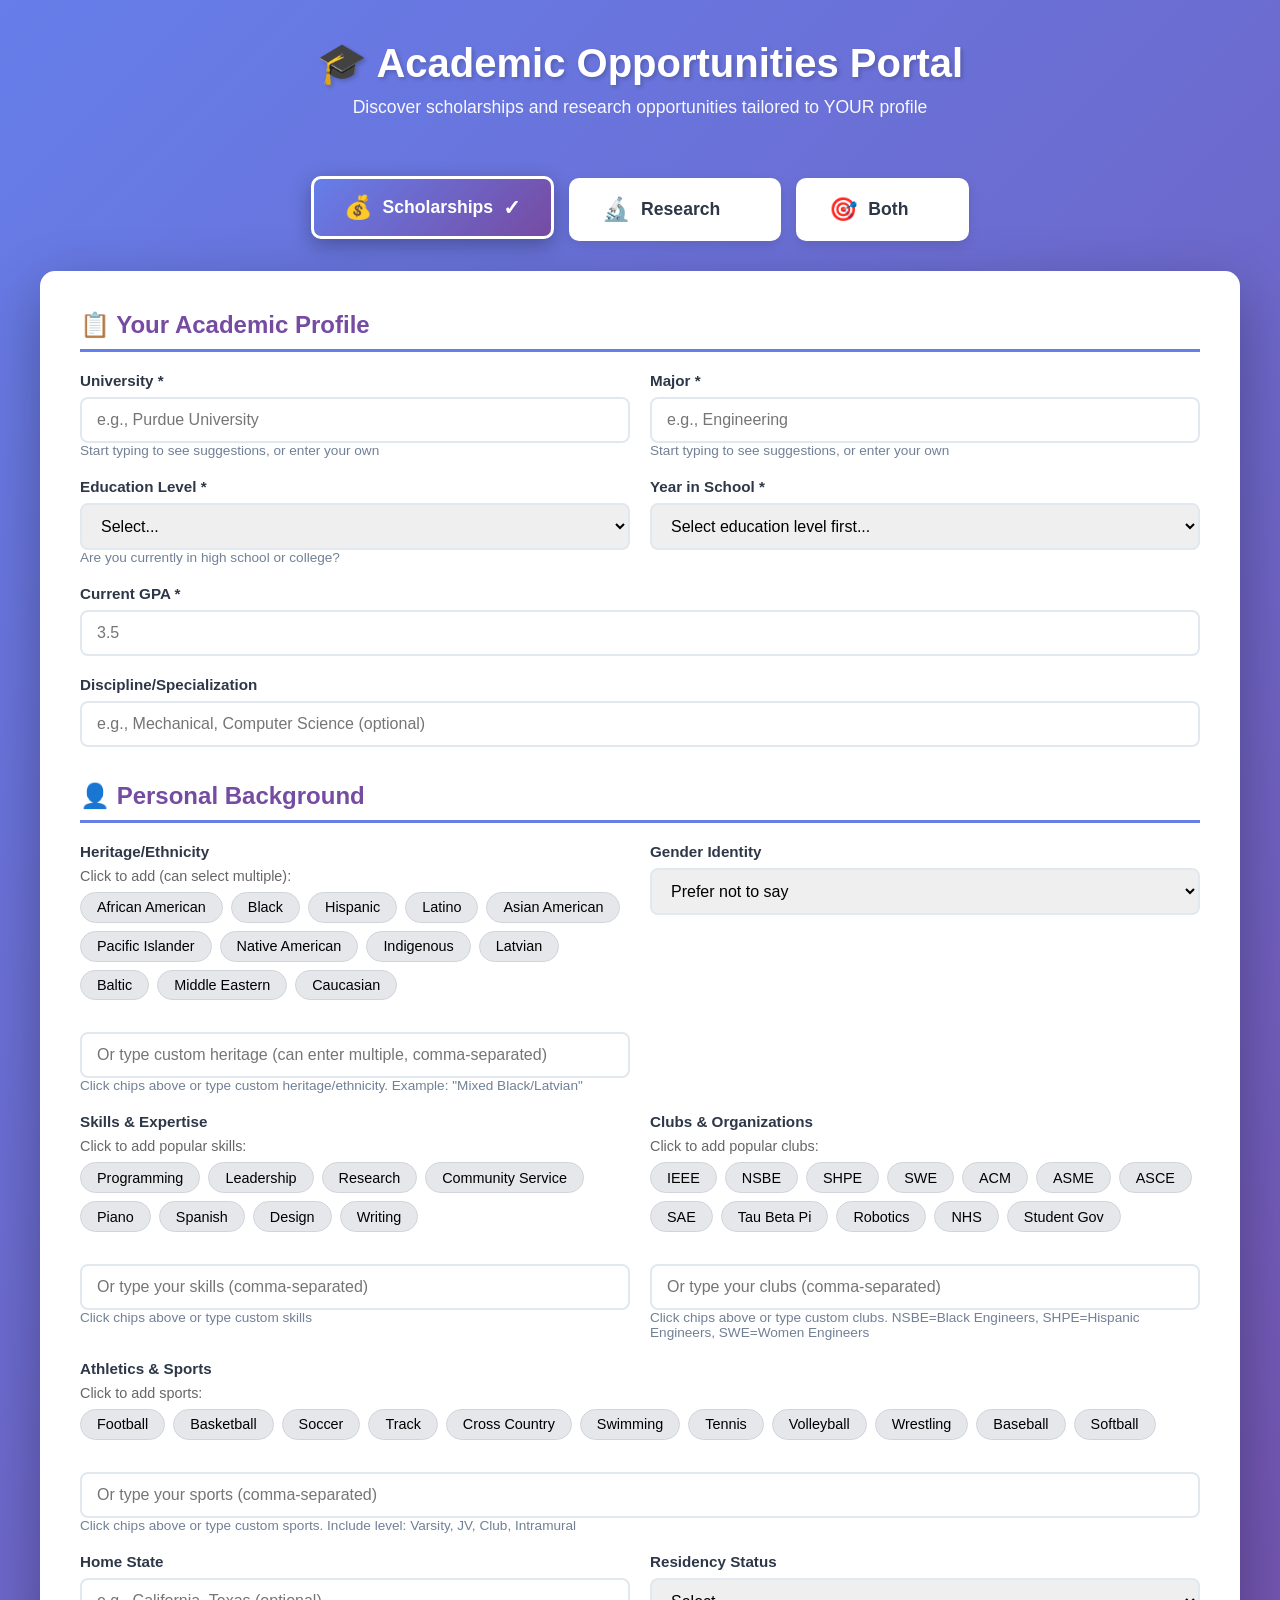
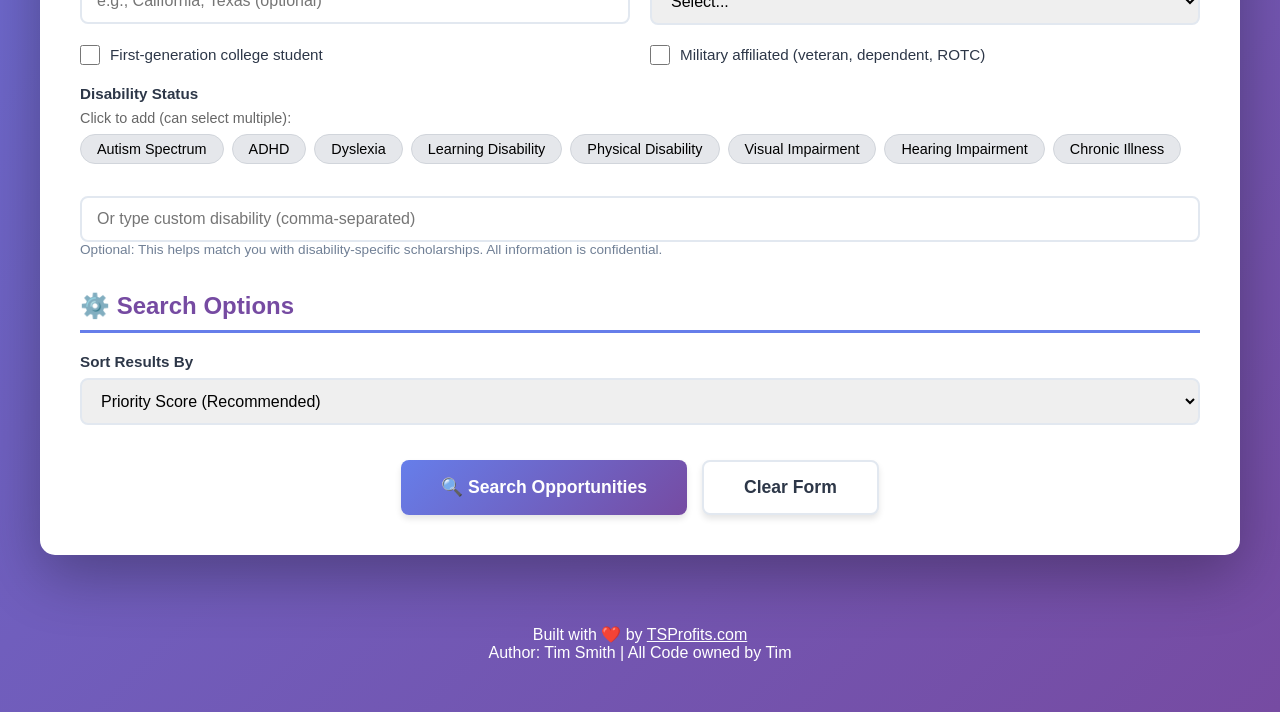
<file: index.html>
<!DOCTYPE html>
<html lang="en">
<head>
    <!-- Author: Tim Smith -->
    <!-- Note: All Code owned by Tim -->
    <meta charset="UTF-8">
    <meta name="viewport" content="width=device-width, initial-scale=1.0">
    <title>Scholarship Research Tool - TSProfits.com</title>
    <link rel="stylesheet" href="styles.css">
</head>
<body>
    <div class="container">
        <header>
            <h1>🎓 Academic Opportunities Portal</h1>
            <p class="subtitle">Discover scholarships and research opportunities tailored to YOUR profile</p>
        </header>

        <div class="tab-navigation">
            <button type="button" class="tab-btn active" data-type="scholarships" onclick="switchTab('scholarships')">
                <span class="tab-icon">💰</span>
                <span class="tab-text">Scholarships</span>
                <span class="tab-check">✓</span>
            </button>
            <button type="button" class="tab-btn" data-type="research" onclick="switchTab('research')">
                <span class="tab-icon">🔬</span>
                <span class="tab-text">Research</span>
                <span class="tab-check">✓</span>
            </button>
            <button type="button" class="tab-btn" data-type="both" onclick="switchTab('both')">
                <span class="tab-icon">🎯</span>
                <span class="tab-text">Both</span>
                <span class="tab-check">✓</span>
            </button>
        </div>

        <div class="form-card">
            <form id="scholarshipForm">
                <div class="section">
                    <h2>📋 Your Academic Profile</h2>

                    <div class="form-row">
                        <div class="form-group">
                            <label for="university">University *</label>
                            <input type="text" id="university" name="university" list="universityList"
                                   placeholder="e.g., Purdue University" required>
                            <datalist id="universityList">
                                <option value="Purdue University">
                                <option value="MIT">
                                <option value="Stanford University">
                                <option value="UC Berkeley">
                                <option value="UCLA">
                                <option value="University of Michigan">
                                <option value="Georgia Tech">
                                <option value="Carnegie Mellon University">
                                <option value="University of Texas at Austin">
                                <option value="University of Illinois Urbana-Champaign">
                                <option value="Cornell University">
                                <option value="Caltech">
                                <option value="Princeton University">
                                <option value="Harvard University">
                                <option value="Columbia University">
                            </datalist>
                            <small style="color: #718096; font-size: 0.85em;">Start typing to see suggestions, or enter your own</small>
                        </div>

                        <div class="form-group">
                            <label for="major">Major *</label>
                            <input type="text" id="major" name="major" list="majorList"
                                   placeholder="e.g., Engineering" required>
                            <datalist id="majorList">
                                <option value="Engineering">
                                <option value="Mechanical Engineering">
                                <option value="Electrical Engineering">
                                <option value="Computer Engineering">
                                <option value="Civil Engineering">
                                <option value="Chemical Engineering">
                                <option value="Computer Science">
                                <option value="Pre-Med">
                                <option value="Biology">
                                <option value="Chemistry">
                                <option value="Physics">
                                <option value="Mathematics">
                                <option value="Business">
                                <option value="Accounting">
                                <option value="Finance">
                                <option value="Nursing">
                                <option value="Psychology">
                                <option value="Political Science">
                                <option value="History">
                                <option value="English">
                            </datalist>
                            <small style="color: #718096; font-size: 0.85em;">Start typing to see suggestions, or enter your own</small>
                        </div>
                    </div>

                    <div class="form-row">
                        <div class="form-group">
                            <label for="education_level">Education Level *</label>
                            <select id="education_level" name="education_level" required>
                                <option value="">Select...</option>
                                <option value="High School">High School</option>
                                <option value="College">College/University</option>
                            </select>
                            <small style="color: #718096; font-size: 0.85em;">Are you currently in high school or college?</small>
                        </div>

                        <div class="form-group">
                            <label for="year">Year in School *</label>
                            <select id="year" name="year" required>
                                <option value="">Select education level first...</option>
                                <option value="High School Senior" data-level="High School">High School Senior</option>
                                <option value="Freshman" data-level="College">College Freshman</option>
                                <option value="Sophomore" data-level="College">College Sophomore</option>
                                <option value="Junior" data-level="College">College Junior</option>
                                <option value="Senior" data-level="College">College Senior</option>
                                <option value="Graduate" data-level="College">Graduate Student</option>
                            </select>
                        </div>
                    </div>

                    <div class="form-row">
                        <div class="form-group">
                            <label for="gpa">Current GPA *</label>
                            <input type="number" id="gpa" name="gpa"
                                   min="0" max="4.0" step="0.01"
                                   placeholder="3.5" required>
                        </div>
                    </div>

                    <div class="form-row">
                        <div class="form-group">
                            <label for="discipline">Discipline/Specialization</label>
                            <input type="text" id="discipline" name="discipline"
                                   placeholder="e.g., Mechanical, Computer Science (optional)">
                        </div>
                    </div>
                </div>

                <div class="section">
                    <h2>👤 Personal Background</h2>

                    <div class="form-row">
                        <div class="form-group">
                            <label for="heritage">Heritage/Ethnicity</label>

                            <div class="popular-chips">
                                <p style="font-size: 0.9em; color: #666; margin-bottom: 0.5rem;">
                                    Click to add (can select multiple):
                                </p>
                                <div class="chips-container">
                                    <button type="button" class="chip" onclick="addToField('heritage', 'African American', this)">African American</button>
                                    <button type="button" class="chip" onclick="addToField('heritage', 'Black', this)">Black</button>
                                    <button type="button" class="chip" onclick="addToField('heritage', 'Hispanic', this)">Hispanic</button>
                                    <button type="button" class="chip" onclick="addToField('heritage', 'Latino', this)">Latino</button>
                                    <button type="button" class="chip" onclick="addToField('heritage', 'Asian American', this)">Asian American</button>
                                    <button type="button" class="chip" onclick="addToField('heritage', 'Pacific Islander', this)">Pacific Islander</button>
                                    <button type="button" class="chip" onclick="addToField('heritage', 'Native American', this)">Native American</button>
                                    <button type="button" class="chip" onclick="addToField('heritage', 'Indigenous', this)">Indigenous</button>
                                    <button type="button" class="chip" onclick="addToField('heritage', 'Latvian', this)">Latvian</button>
                                    <button type="button" class="chip" onclick="addToField('heritage', 'Baltic', this)">Baltic</button>
                                    <button type="button" class="chip" onclick="addToField('heritage', 'Middle Eastern', this)">Middle Eastern</button>
                                    <button type="button" class="chip" onclick="addToField('heritage', 'Caucasian', this)">Caucasian</button>
                                </div>
                            </div>

                            <input type="text" id="heritage" name="heritage"
                                   placeholder="Or type custom heritage (can enter multiple, comma-separated)">
                            <small style="color: #718096; font-size: 0.85em;">Click chips above or type custom heritage/ethnicity. Example: "Mixed Black/Latvian"</small>
                        </div>

                        <div class="form-group">
                            <label for="gender">Gender Identity</label>
                            <select id="gender" name="gender">
                                <option value="">Prefer not to say</option>
                                <option value="Male">Male</option>
                                <option value="Female">Female</option>
                                <option value="Non-Binary">Non-Binary</option>
                                <option value="LGBTQ+">LGBTQ+</option>
                            </select>
                        </div>
                    </div>

                    <div class="form-row">
                        <div class="form-group">
                            <label for="skills">Skills & Expertise</label>

                            <div class="popular-chips">
                                <p style="font-size: 0.9em; color: #666; margin-bottom: 0.5rem;">
                                    Click to add popular skills:
                                </p>
                                <div class="chips-container">
                                    <button type="button" class="chip" onclick="addToField('skills', 'Programming', this)">Programming</button>
                                    <button type="button" class="chip" onclick="addToField('skills', 'Leadership', this)">Leadership</button>
                                    <button type="button" class="chip" onclick="addToField('skills', 'Research', this)">Research</button>
                                    <button type="button" class="chip" onclick="addToField('skills', 'Community Service', this)">Community Service</button>
                                    <button type="button" class="chip" onclick="addToField('skills', 'Piano', this)">Piano</button>
                                    <button type="button" class="chip" onclick="addToField('skills', 'Spanish', this)">Spanish</button>
                                    <button type="button" class="chip" onclick="addToField('skills', 'Design', this)">Design</button>
                                    <button type="button" class="chip" onclick="addToField('skills', 'Writing', this)">Writing</button>
                                </div>
                            </div>

                            <input type="text" id="skills" name="skills"
                                   placeholder="Or type your skills (comma-separated)">
                            <small style="color: #718096; font-size: 0.85em;">Click chips above or type custom skills</small>
                        </div>

                        <div class="form-group">
                            <label for="clubs">Clubs & Organizations</label>

                            <div class="popular-chips">
                                <p style="font-size: 0.9em; color: #666; margin-bottom: 0.5rem;">
                                    Click to add popular clubs:
                                </p>
                                <div class="chips-container">
                                    <button type="button" class="chip" onclick="addToField('clubs', 'IEEE', this)">IEEE</button>
                                    <button type="button" class="chip" onclick="addToField('clubs', 'NSBE', this)">NSBE</button>
                                    <button type="button" class="chip" onclick="addToField('clubs', 'SHPE', this)">SHPE</button>
                                    <button type="button" class="chip" onclick="addToField('clubs', 'SWE', this)">SWE</button>
                                    <button type="button" class="chip" onclick="addToField('clubs', 'ACM', this)">ACM</button>
                                    <button type="button" class="chip" onclick="addToField('clubs', 'ASME', this)">ASME</button>
                                    <button type="button" class="chip" onclick="addToField('clubs', 'ASCE', this)">ASCE</button>
                                    <button type="button" class="chip" onclick="addToField('clubs', 'SAE', this)">SAE</button>
                                    <button type="button" class="chip" onclick="addToField('clubs', 'Tau Beta Pi', this)">Tau Beta Pi</button>
                                    <button type="button" class="chip" onclick="addToField('clubs', 'Robotics Club', this)">Robotics</button>
                                    <button type="button" class="chip" onclick="addToField('clubs', 'National Honor Society', this)">NHS</button>
                                    <button type="button" class="chip" onclick="addToField('clubs', 'Student Government', this)">Student Gov</button>
                                </div>
                            </div>

                            <input type="text" id="clubs" name="clubs"
                                   placeholder="Or type your clubs (comma-separated)">
                            <small style="color: #718096; font-size: 0.85em;">Click chips above or type custom clubs. NSBE=Black Engineers, SHPE=Hispanic Engineers, SWE=Women Engineers</small>
                        </div>
                    </div>

                    <div class="form-row">
                        <div class="form-group">
                            <label for="athletics">Athletics & Sports</label>

                            <div class="popular-chips">
                                <p style="font-size: 0.9em; color: #666; margin-bottom: 0.5rem;">
                                    Click to add sports:
                                </p>
                                <div class="chips-container">
                                    <button type="button" class="chip" onclick="addToField('athletics', 'Varsity Football', this)">Football</button>
                                    <button type="button" class="chip" onclick="addToField('athletics', 'Varsity Basketball', this)">Basketball</button>
                                    <button type="button" class="chip" onclick="addToField('athletics', 'Varsity Soccer', this)">Soccer</button>
                                    <button type="button" class="chip" onclick="addToField('athletics', 'Track & Field', this)">Track</button>
                                    <button type="button" class="chip" onclick="addToField('athletics', 'Cross Country', this)">Cross Country</button>
                                    <button type="button" class="chip" onclick="addToField('athletics', 'Swimming', this)">Swimming</button>
                                    <button type="button" class="chip" onclick="addToField('athletics', 'Varsity Tennis', this)">Tennis</button>
                                    <button type="button" class="chip" onclick="addToField('athletics', 'Volleyball', this)">Volleyball</button>
                                    <button type="button" class="chip" onclick="addToField('athletics', 'Wrestling', this)">Wrestling</button>
                                    <button type="button" class="chip" onclick="addToField('athletics', 'Baseball', this)">Baseball</button>
                                    <button type="button" class="chip" onclick="addToField('athletics', 'Softball', this)">Softball</button>
                                </div>
                            </div>

                            <input type="text" id="athletics" name="athletics"
                                   placeholder="Or type your sports (comma-separated)">
                            <small style="color: #718096; font-size: 0.85em;">Click chips above or type custom sports. Include level: Varsity, JV, Club, Intramural</small>
                        </div>
                    </div>

                    <div class="form-row">
                        <div class="form-group">
                            <label for="state">Home State</label>
                            <input type="text" id="state" name="state"
                                   placeholder="e.g., California, Texas (optional)">
                        </div>

                        <div class="form-group">
                            <label for="residency">Residency Status</label>
                            <select id="residency" name="residency">
                                <option value="">Select...</option>
                                <option value="In-State">In-State</option>
                                <option value="Out-of-State">Out-of-State</option>
                                <option value="International">International</option>
                            </select>
                        </div>
                    </div>

                    <div class="form-row">
                        <div class="form-group checkbox-group">
                            <label>
                                <input type="checkbox" id="first_gen" name="first_gen">
                                <span>First-generation college student</span>
                            </label>
                        </div>

                        <div class="form-group checkbox-group">
                            <label>
                                <input type="checkbox" id="military" name="military">
                                <span>Military affiliated (veteran, dependent, ROTC)</span>
                            </label>
                        </div>
                    </div>

                    <div class="form-row">
                        <div class="form-group">
                            <label for="disability">Disability Status</label>

                            <div class="popular-chips">
                                <p style="font-size: 0.9em; color: #666; margin-bottom: 0.5rem;">
                                    Click to add (can select multiple):
                                </p>
                                <div class="chips-container">
                                    <button type="button" class="chip" onclick="addToField('disability', 'Autism', this)">Autism Spectrum</button>
                                    <button type="button" class="chip" onclick="addToField('disability', 'ADHD', this)">ADHD</button>
                                    <button type="button" class="chip" onclick="addToField('disability', 'Dyslexia', this)">Dyslexia</button>
                                    <button type="button" class="chip" onclick="addToField('disability', 'Learning Disability', this)">Learning Disability</button>
                                    <button type="button" class="chip" onclick="addToField('disability', 'Physical Disability', this)">Physical Disability</button>
                                    <button type="button" class="chip" onclick="addToField('disability', 'Visual Impairment', this)">Visual Impairment</button>
                                    <button type="button" class="chip" onclick="addToField('disability', 'Hearing Impairment', this)">Hearing Impairment</button>
                                    <button type="button" class="chip" onclick="addToField('disability', 'Chronic Illness', this)">Chronic Illness</button>
                                </div>
                            </div>

                            <input type="text" id="disability" name="disability"
                                   placeholder="Or type custom disability (comma-separated)">
                            <small style="color: #718096; font-size: 0.85em;">Optional: This helps match you with disability-specific scholarships. All information is confidential.</small>
                        </div>
                    </div>
                </div>

                <div class="section">
                    <h2>⚙️ Search Options</h2>

                    <div class="form-row">
                        <div class="form-group">
                            <label for="sort">Sort Results By</label>
                            <select id="sort" name="sort">
                                <option value="priority">Priority Score (Recommended)</option>
                                <option value="deadline">Deadline (Urgent First)</option>
                                <option value="amount">Award Amount (Highest First)</option>
                            </select>
                        </div>
                    </div>
                </div>

                <div class="button-group">
                    <button type="submit" class="btn btn-primary" id="searchBtn">
                        🔍 Search Opportunities
                    </button>
                    <button type="reset" class="btn btn-secondary">
                        Clear Form
                    </button>
                </div>
            </form>

            <div id="loading" class="loading" style="display: none;">
                <div class="spinner"></div>
                <p>Researching scholarships tailored to your profile...</p>
            </div>
        </div>

        <div id="results" class="results-section" style="display: none;">
            <div class="results-header">
                <h2>📊 Your Personalized Scholarship Matches</h2>
                <div id="profileSummary" class="profile-summary"></div>
            </div>

            <div class="stats-grid" id="statsGrid"></div>

            <div class="download-section">
                <h3>📥 Download Results</h3>
                <div class="download-buttons" id="downloadButtons"></div>
            </div>

            <div class="scholarships-list" id="scholarshipsList"></div>
        </div>

        <div id="researchResults" class="results-section" style="display: none;">
            <div class="results-header">
                <h2>🔬 Your Research Opportunity Matches</h2>
                <div id="researchProfileSummary" class="profile-summary"></div>
            </div>

            <div class="stats-grid" id="researchStatsGrid"></div>

            <div class="opportunities-list" id="opportunitiesList"></div>
        </div>
    </div>

    <footer>
        <p>Built with ❤️ by <a href="https://tsprofits.com" target="_blank">TSProfits.com</a></p>
        <p>Author: Tim Smith | All Code owned by Tim</p>
    </footer>

    <script src="app.js"></script>
</body>
</html>
</file>
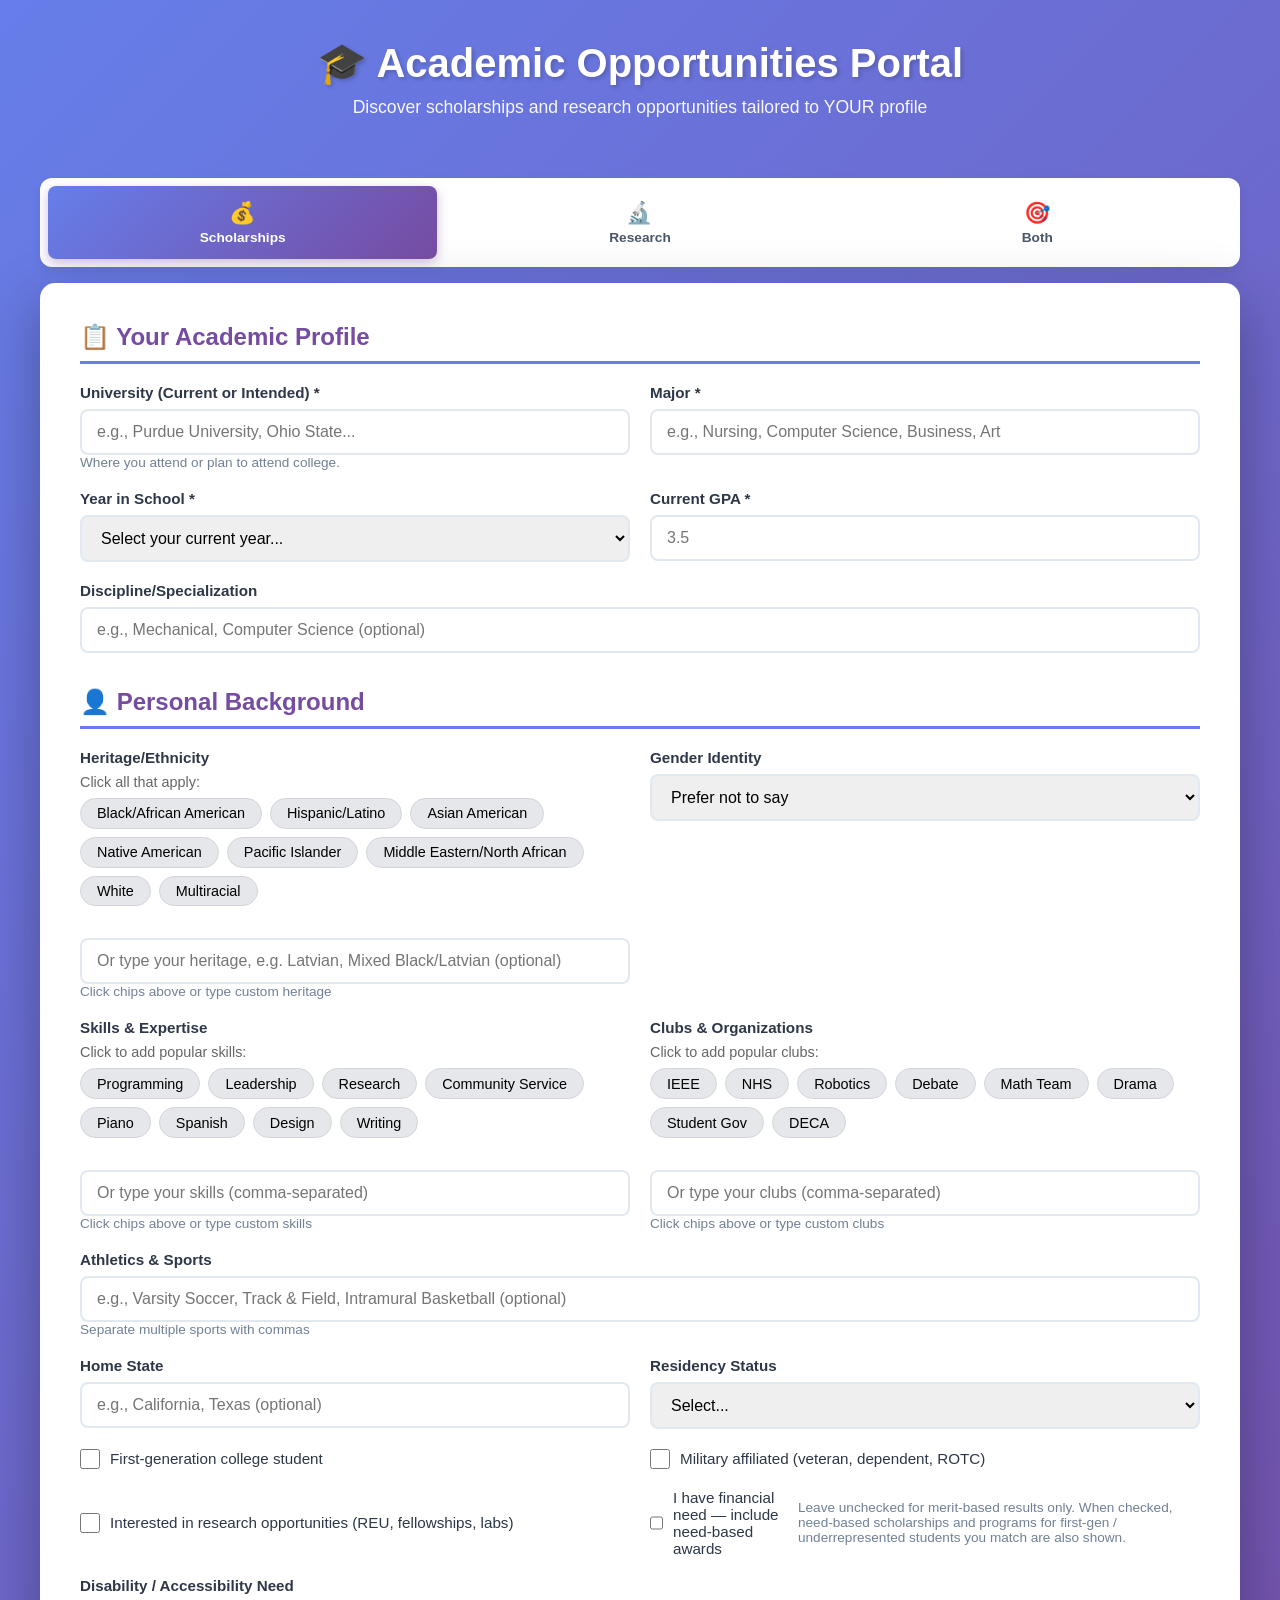
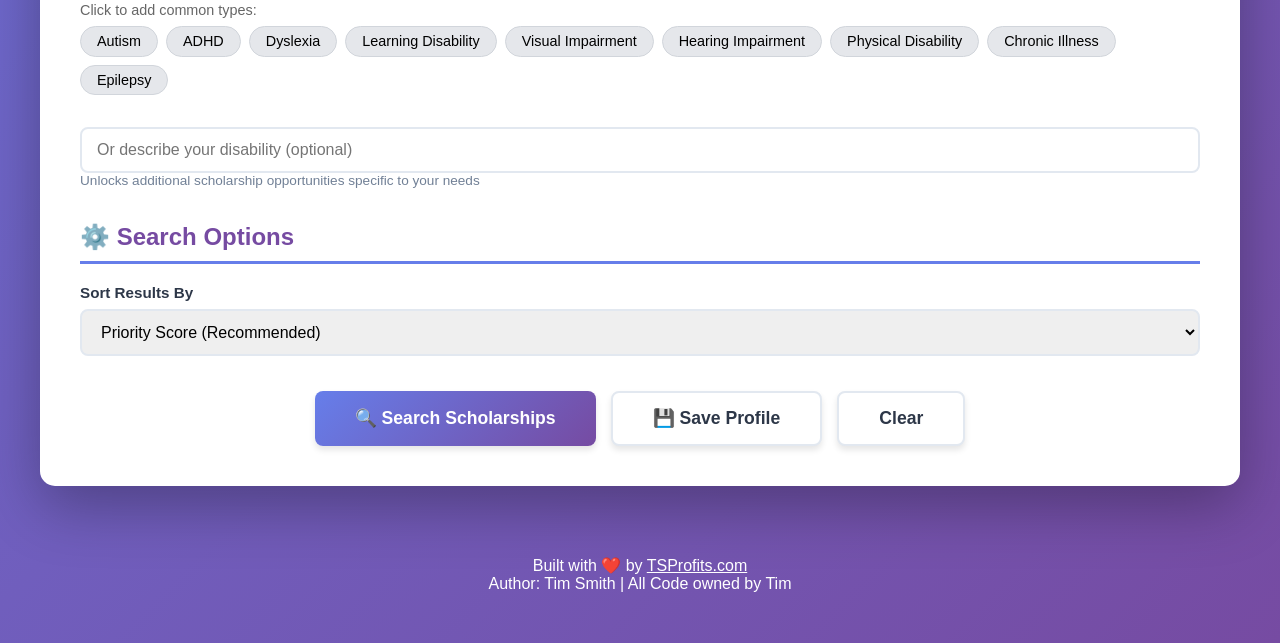
<file: api/static/index.html>
<!DOCTYPE html>
<html lang="en">
<head>
    <!-- Author: Tim Smith -->
    <!-- Note: All Code owned by Tim -->
    <meta charset="UTF-8">
    <meta name="viewport" content="width=device-width, initial-scale=1.0">
    <title>Scholarship Research Tool - TSProfits.com</title>
    <link rel="stylesheet" href="styles.css">
</head>
<body>
    <div class="container">
        <header>
            <h1>🎓 Academic Opportunities Portal</h1>
            <p class="subtitle">Discover scholarships and research opportunities tailored to YOUR profile</p>
        </header>

        <div class="tab-navigation">
            <button type="button" class="tab-btn active" data-type="scholarships" onclick="switchTab('scholarships')">
                <span class="tab-icon">💰</span>
                <span class="tab-text">Scholarships</span>
            </button>
            <button type="button" class="tab-btn" data-type="research" onclick="switchTab('research')">
                <span class="tab-icon">🔬</span>
                <span class="tab-text">Research</span>
            </button>
            <button type="button" class="tab-btn" data-type="both" onclick="switchTab('both')">
                <span class="tab-icon">🎯</span>
                <span class="tab-text">Both</span>
            </button>
        </div>

        <div class="form-card">
            <form id="scholarshipForm">
                <div class="section">
                    <h2>📋 Your Academic Profile</h2>

                    <div class="form-row">
                        <div class="form-group">
                            <label for="university">University (Current or Intended) *</label>
                            <input type="text" id="university" name="university"
                                   placeholder="e.g., Purdue University, Ohio State..." required>
                            <small style="color:#718096;font-size:0.85em">Where you attend or plan to attend college.</small>
                        </div>

                        <div class="form-group">
                            <label for="major">Major *</label>
                            <input type="text" id="major" name="major"
                                   placeholder="e.g., Nursing, Computer Science, Business, Art" required>
                        </div>
                    </div>

                    <div class="form-row">
                        <div class="form-group">
                            <label for="year">Year in School *</label>
                            <select id="year" name="year" required>
                                <option value="">Select your current year...</option>
                                <optgroup label="🏫 High School">
                                    <option value="HS Freshman">9th Grade (Freshman)</option>
                                    <option value="HS Sophomore">10th Grade (Sophomore)</option>
                                    <option value="HS Junior">11th Grade (Junior)</option>
                                    <option value="HS Senior">12th Grade (Senior)</option>
                                </optgroup>
                                <optgroup label="🎓 College / University">
                                    <option value="Freshman">College Freshman (1st Year)</option>
                                    <option value="Sophomore">College Sophomore (2nd Year)</option>
                                    <option value="Junior">College Junior (3rd Year)</option>
                                    <option value="Senior">College Senior (4th Year)</option>
                                    <option value="Graduate">Graduate Student</option>
                                </optgroup>
                            </select>
                        </div>

                        <div class="form-group">
                            <label for="gpa">Current GPA *</label>
                            <input type="number" id="gpa" name="gpa"
                                   min="0" max="4.0" step="0.01"
                                   placeholder="3.5" required>
                        </div>
                    </div>

                    <div class="form-row">
                        <div class="form-group">
                            <label for="discipline">Discipline/Specialization</label>
                            <input type="text" id="discipline" name="discipline"
                                   placeholder="e.g., Mechanical, Computer Science (optional)">
                        </div>
                    </div>
                </div>

                <div class="section">
                    <h2>👤 Personal Background</h2>

                    <div class="form-row">
                        <div class="form-group">
                            <label for="heritage">Heritage/Ethnicity</label>

                            <div class="popular-chips">
                                <p style="font-size: 0.9em; color: #666; margin-bottom: 0.5rem;">
                                    Click all that apply:
                                </p>
                                <div class="chips-container">
                                    <button type="button" class="chip" onclick="addToField('heritage', 'Black/African American', this)">Black/African American</button>
                                    <button type="button" class="chip" onclick="addToField('heritage', 'Hispanic/Latino', this)">Hispanic/Latino</button>
                                    <button type="button" class="chip" onclick="addToField('heritage', 'Asian American', this)">Asian American</button>
                                    <button type="button" class="chip" onclick="addToField('heritage', 'Native American', this)">Native American</button>
                                    <button type="button" class="chip" onclick="addToField('heritage', 'Pacific Islander', this)">Pacific Islander</button>
                                    <button type="button" class="chip" onclick="addToField('heritage', 'Middle Eastern/North African', this)">Middle Eastern/North African</button>
                                    <button type="button" class="chip" onclick="addToField('heritage', 'White', this)">White</button>
                                    <button type="button" class="chip" onclick="addToField('heritage', 'Multiracial', this)">Multiracial</button>
                                </div>
                            </div>

                            <input type="text" id="heritage" name="heritage"
                                   placeholder="Or type your heritage, e.g. Latvian, Mixed Black/Latvian (optional)">
                            <small style="color: #718096; font-size: 0.85em;">Click chips above or type custom heritage</small>
                        </div>

                        <div class="form-group">
                            <label for="gender">Gender Identity</label>
                            <select id="gender" name="gender">
                                <option value="">Prefer not to say</option>
                                <option value="Male">Male</option>
                                <option value="Female">Female</option>
                                <option value="Non-Binary">Non-Binary</option>
                            </select>
                        </div>
                    </div>

                    <div class="form-row">
                        <div class="form-group">
                            <label for="skills">Skills & Expertise</label>

                            <div class="popular-chips">
                                <p style="font-size: 0.9em; color: #666; margin-bottom: 0.5rem;">
                                    Click to add popular skills:
                                </p>
                                <div class="chips-container">
                                    <button type="button" class="chip" onclick="addToField('skills', 'Programming', this)">Programming</button>
                                    <button type="button" class="chip" onclick="addToField('skills', 'Leadership', this)">Leadership</button>
                                    <button type="button" class="chip" onclick="addToField('skills', 'Research', this)">Research</button>
                                    <button type="button" class="chip" onclick="addToField('skills', 'Community Service', this)">Community Service</button>
                                    <button type="button" class="chip" onclick="addToField('skills', 'Piano', this)">Piano</button>
                                    <button type="button" class="chip" onclick="addToField('skills', 'Spanish', this)">Spanish</button>
                                    <button type="button" class="chip" onclick="addToField('skills', 'Design', this)">Design</button>
                                    <button type="button" class="chip" onclick="addToField('skills', 'Writing', this)">Writing</button>
                                </div>
                            </div>

                            <input type="text" id="skills" name="skills"
                                   placeholder="Or type your skills (comma-separated)">
                            <small style="color: #718096; font-size: 0.85em;">Click chips above or type custom skills</small>
                        </div>

                        <div class="form-group">
                            <label for="clubs">Clubs & Organizations</label>

                            <div class="popular-chips">
                                <p style="font-size: 0.9em; color: #666; margin-bottom: 0.5rem;">
                                    Click to add popular clubs:
                                </p>
                                <div class="chips-container">
                                    <button type="button" class="chip" onclick="addToField('clubs', 'IEEE', this)">IEEE</button>
                                    <button type="button" class="chip" onclick="addToField('clubs', 'National Honor Society', this)">NHS</button>
                                    <button type="button" class="chip" onclick="addToField('clubs', 'Robotics Club', this)">Robotics</button>
                                    <button type="button" class="chip" onclick="addToField('clubs', 'Debate Team', this)">Debate</button>
                                    <button type="button" class="chip" onclick="addToField('clubs', 'Math Team', this)">Math Team</button>
                                    <button type="button" class="chip" onclick="addToField('clubs', 'Drama Club', this)">Drama</button>
                                    <button type="button" class="chip" onclick="addToField('clubs', 'Student Government', this)">Student Gov</button>
                                    <button type="button" class="chip" onclick="addToField('clubs', 'DECA', this)">DECA</button>
                                </div>
                            </div>

                            <input type="text" id="clubs" name="clubs"
                                   placeholder="Or type your clubs (comma-separated)">
                            <small style="color: #718096; font-size: 0.85em;">Click chips above or type custom clubs</small>
                        </div>
                    </div>

                    <div class="form-row">
                        <div class="form-group">
                            <label for="athletics">Athletics & Sports</label>
                            <input type="text" id="athletics" name="athletics"
                                   placeholder="e.g., Varsity Soccer, Track & Field, Intramural Basketball (optional)">
                            <small style="color: #718096; font-size: 0.85em;">Separate multiple sports with commas</small>
                        </div>
                    </div>

                    <div class="form-row">
                        <div class="form-group">
                            <label for="state">Home State</label>
                            <input type="text" id="state" name="state"
                                   placeholder="e.g., California, Texas (optional)">
                        </div>

                        <div class="form-group">
                            <label for="residency">Residency Status</label>
                            <select id="residency" name="residency">
                                <option value="">Select...</option>
                                <option value="In-State">In-State</option>
                                <option value="Out-of-State">Out-of-State</option>
                                <option value="International">International</option>
                            </select>
                        </div>
                    </div>

                    <div class="form-row">
                        <div class="form-group checkbox-group">
                            <label>
                                <input type="checkbox" id="first_gen" name="first_gen">
                                <span>First-generation college student</span>
                            </label>
                        </div>

                        <div class="form-group checkbox-group">
                            <label>
                                <input type="checkbox" id="military" name="military">
                                <span>Military affiliated (veteran, dependent, ROTC)</span>
                            </label>
                        </div>
                    </div>

                    <div class="form-row">
                        <div class="form-group checkbox-group">
                            <label>
                                <input type="checkbox" id="research" name="research">
                                <span>Interested in research opportunities (REU, fellowships, labs)</span>
                            </label>
                        </div>

                        <div class="form-group checkbox-group">
                            <label>
                                <input type="checkbox" id="financial_need" name="financial_need">
                                <span>I have financial need &mdash; include need-based awards</span>
                            </label>
                            <small style="color:#718096;font-size:0.85em">Leave unchecked for merit-based results only. When checked, need-based scholarships and programs for first-gen / underrepresented students you match are also shown.</small>
                        </div>
                    </div>

                    <div class="form-row">
                        <div class="form-group">
                            <label for="disability">Disability / Accessibility Need</label>

                            <div class="popular-chips">
                                <p style="font-size: 0.9em; color: #666; margin-bottom: 0.5rem;">
                                    Click to add common types:
                                </p>
                                <div class="chips-container">
                                    <button type="button" class="chip" onclick="addToField('disability', 'Autism', this)">Autism</button>
                                    <button type="button" class="chip" onclick="addToField('disability', 'ADHD', this)">ADHD</button>
                                    <button type="button" class="chip" onclick="addToField('disability', 'Dyslexia', this)">Dyslexia</button>
                                    <button type="button" class="chip" onclick="addToField('disability', 'Learning Disability', this)">Learning Disability</button>
                                    <button type="button" class="chip" onclick="addToField('disability', 'Visual Impairment', this)">Visual Impairment</button>
                                    <button type="button" class="chip" onclick="addToField('disability', 'Hearing Impairment', this)">Hearing Impairment</button>
                                    <button type="button" class="chip" onclick="addToField('disability', 'Physical Disability', this)">Physical Disability</button>
                                    <button type="button" class="chip" onclick="addToField('disability', 'Chronic Illness', this)">Chronic Illness</button>
                                    <button type="button" class="chip" onclick="addToField('disability', 'Epilepsy', this)">Epilepsy</button>
                                </div>
                            </div>

                            <input type="text" id="disability" name="disability"
                                   placeholder="Or describe your disability (optional)">
                            <small style="color: #718096; font-size: 0.85em;">Unlocks additional scholarship opportunities specific to your needs</small>
                        </div>
                    </div>
                </div>

                <div class="section">
                    <h2>⚙️ Search Options</h2>

                    <div class="form-row">
                        <div class="form-group">
                            <label for="sort">Sort Results By</label>
                            <select id="sort" name="sort">
                                <option value="priority">Priority Score (Recommended)</option>
                                <option value="deadline">Deadline (Urgent First)</option>
                                <option value="amount">Award Amount (Highest First)</option>
                            </select>
                        </div>
                    </div>
                </div>

                <div class="button-group">
                    <button type="submit" class="btn btn-primary" id="searchBtn">
                        🔍 Search Scholarships
                    </button>
                    <!-- text updates when user switches tabs -->

                    <button type="button" class="btn btn-secondary" onclick="saveProfile()">
                        💾 Save Profile
                    </button>
                    <button type="reset" class="btn btn-secondary" onclick="clearSavedProfile()">
                        Clear
                    </button>
                </div>
                <div id="savedProfileBanner" style="display:none;text-align:center;margin-top:12px;padding:10px;background:#c6f6d5;border-radius:8px;color:#22543d;font-weight:600">
                    ✅ Profile saved — will auto-load next visit
                </div>
            </form>

            <div id="loading" class="loading" style="display: none;">
                <div class="spinner"></div>
                <p id="loadingMessage">Researching opportunities tailored to your profile...</p>
            </div>
        </div>

        <div id="results" class="results-section" style="display: none;">
            <div class="results-header">
                <h2>📊 Your Personalized Scholarship Matches</h2>
                <div id="profileSummary" class="profile-summary"></div>
            </div>

            <div class="stats-grid" id="statsGrid"></div>

            <div class="alert-signup-section" id="alertSignupSection">
                <h3>📬 Get Weekly Scholarship Alerts</h3>
                <p style="color:#718096;margin-bottom:16px">Receive new and expiring-soon matches every Monday morning.</p>
                <div class="alert-form" id="alertForm">
                    <input type="email" id="alertEmail" placeholder="your@email.com" style="padding:12px 15px;border:2px solid #e2e8f0;border-radius:8px;font-size:1em;flex:1;min-width:200px">
                    <button type="button" onclick="subscribeAlerts()" class="btn btn-primary" style="padding:12px 24px;font-size:1em">
                        Subscribe
                    </button>
                </div>
                <div id="alertMessage" style="display:none;margin-top:12px;padding:10px;border-radius:8px;font-weight:600"></div>
                <p style="color:#a0aec0;font-size:0.8em;margin-top:10px">No spam. Unsubscribe anytime.</p>
            </div>

            <div class="download-section">
                <h3>📥 Download Results</h3>
                <div class="download-buttons" id="downloadButtons"></div>
            </div>

            <div class="scholarships-list" id="scholarshipsList"></div>
        </div>

        <div id="researchResults" class="results-section" style="display: none;">
            <div class="results-header">
                <h2>🔬 Your Research Opportunity Matches</h2>
                <div id="researchProfileSummary" class="profile-summary"></div>
            </div>

            <div class="stats-grid" id="researchStatsGrid"></div>

            <div class="download-section">
                <h3>📥 Download Results</h3>
                <div class="download-buttons" id="researchDownloadButtons"></div>
            </div>

            <div class="opportunities-list" id="opportunitiesList"></div>
        </div>
    </div>

    <footer>
        <p>Built with ❤️ by <a href="https://tsprofits.com" target="_blank">TSProfits.com</a></p>
        <p>Author: Tim Smith | All Code owned by Tim</p>
    </footer>

    <script src="app.js"></script>
</body>
</html>
</file>
<file: styles.css>
/* Author: Tim Smith */
/* Note: All Code owned by Tim */

:root {
    --primary-color: #667eea;
    --secondary-color: #764ba2;
    --success-color: #48bb78;
    --warning-color: #ed8936;
    --danger-color: #f56565;
    --text-dark: #2d3748;
    --text-light: #718096;
    --bg-light: #f7fafc;
    --border-color: #e2e8f0;
}

* {
    margin: 0;
    padding: 0;
    box-sizing: border-box;
}

body {
    font-family: -apple-system, BlinkMacSystemFont, 'Segoe UI', 'Roboto', 'Oxygen', 'Ubuntu', 'Cantarell', sans-serif;
    background: linear-gradient(135deg, var(--primary-color) 0%, var(--secondary-color) 100%);
    min-height: 100vh;
    padding: 20px;
    color: var(--text-dark);
}

.container {
    max-width: 1200px;
    margin: 0 auto;
}

header {
    text-align: center;
    color: white;
    margin-bottom: 40px;
    padding: 20px;
}

header h1 {
    font-size: 2.5em;
    margin-bottom: 10px;
    text-shadow: 2px 2px 4px rgba(0,0,0,0.2);
}

.subtitle {
    font-size: 1.1em;
    opacity: 0.95;
}

/* Tab Navigation */
.tab-navigation {
    display: flex;
    justify-content: center;
    gap: 15px;
    margin-bottom: 30px;
}

.tab-btn {
    padding: 15px 30px;
    background: white;
    border: 3px solid rgba(255,255,255,0.3);
    border-radius: 10px;
    color: var(--text-dark);
    font-size: 1.1em;
    font-weight: 600;
    cursor: pointer;
    transition: all 0.3s ease;
    box-shadow: 0 4px 12px rgba(0,0,0,0.1);
    display: flex;
    align-items: center;
    gap: 10px;
    position: relative;
}

.tab-icon {
    font-size: 1.3em;
}

.tab-text {
    flex: 1;
}

.tab-check {
    font-size: 1.2em;
    font-weight: bold;
    opacity: 0;
    transform: scale(0);
    transition: all 0.3s ease;
}

.tab-btn:hover {
    transform: translateY(-2px);
    box-shadow: 0 6px 16px rgba(0,0,0,0.2);
    border-color: rgba(255,255,255,0.5);
    background: rgba(255,255,255,0.95);
}

.tab-btn.active {
    background: linear-gradient(135deg, var(--primary-color) 0%, var(--secondary-color) 100%);
    color: white;
    border-color: white;
    box-shadow: 0 6px 20px rgba(0,0,0,0.3);
    transform: translateY(-2px);
}

.tab-btn.active .tab-check {
    opacity: 1;
    transform: scale(1);
}

.tab-btn.active:hover {
    transform: translateY(-2px);
}

.form-card {
    background: white;
    border-radius: 15px;
    padding: 40px;
    box-shadow: 0 20px 60px rgba(0,0,0,0.3);
    margin-bottom: 30px;
}

.section {
    margin-bottom: 35px;
}

.section h2 {
    color: var(--secondary-color);
    font-size: 1.5em;
    margin-bottom: 20px;
    padding-bottom: 10px;
    border-bottom: 3px solid var(--primary-color);
}

.form-row {
    display: grid;
    grid-template-columns: repeat(auto-fit, minmax(250px, 1fr));
    gap: 20px;
    margin-bottom: 20px;
}

.form-group {
    display: flex;
    flex-direction: column;
}

.form-group label {
    font-weight: 600;
    margin-bottom: 8px;
    color: var(--text-dark);
    font-size: 0.95em;
}

.form-group input[type="text"],
.form-group input[type="number"],
.form-group select {
    padding: 12px 15px;
    border: 2px solid var(--border-color);
    border-radius: 8px;
    font-size: 1em;
    transition: all 0.3s ease;
}

.form-group input:focus,
.form-group select:focus {
    outline: none;
    border-color: var(--primary-color);
    box-shadow: 0 0 0 3px rgba(102, 126, 234, 0.1);
}

.checkbox-group {
    flex-direction: row;
    align-items: center;
}

.checkbox-group label {
    display: flex;
    align-items: center;
    cursor: pointer;
    margin-bottom: 0;
}

.checkbox-group input[type="checkbox"] {
    width: 20px;
    height: 20px;
    margin-right: 10px;
    cursor: pointer;
}

.checkbox-group span {
    font-weight: normal;
}

.button-group {
    display: flex;
    gap: 15px;
    justify-content: center;
    margin-top: 30px;
}

.btn {
    padding: 15px 40px;
    border: none;
    border-radius: 8px;
    font-size: 1.1em;
    font-weight: 600;
    cursor: pointer;
    transition: all 0.3s ease;
    box-shadow: 0 4px 6px rgba(0,0,0,0.1);
}

.btn-primary {
    background: linear-gradient(135deg, var(--primary-color) 0%, var(--secondary-color) 100%);
    color: white;
}

.btn-primary:hover {
    transform: translateY(-2px);
    box-shadow: 0 6px 12px rgba(0,0,0,0.2);
}

.btn-primary:disabled {
    opacity: 0.6;
    cursor: not-allowed;
    transform: none;
}

.btn-secondary {
    background: white;
    color: var(--text-dark);
    border: 2px solid var(--border-color);
}

.btn-secondary:hover {
    background: var(--bg-light);
}

.loading {
    text-align: center;
    padding: 40px;
}

.spinner {
    border: 4px solid var(--border-color);
    border-top: 4px solid var(--primary-color);
    border-radius: 50%;
    width: 50px;
    height: 50px;
    animation: spin 1s linear infinite;
    margin: 0 auto 20px;
}

@keyframes spin {
    0% { transform: rotate(0deg); }
    100% { transform: rotate(360deg); }
}

.results-section {
    background: white;
    border-radius: 15px;
    padding: 40px;
    box-shadow: 0 20px 60px rgba(0,0,0,0.3);
    margin-top: 30px;
}

.results-header {
    margin-bottom: 30px;
}

.results-header h2 {
    color: var(--secondary-color);
    margin-bottom: 15px;
}

.profile-summary {
    background: var(--bg-light);
    padding: 20px;
    border-radius: 10px;
    border-left: 4px solid var(--primary-color);
}

.profile-summary p {
    margin: 5px 0;
    color: var(--text-dark);
}

.stats-grid {
    display: grid;
    grid-template-columns: repeat(auto-fit, minmax(200px, 1fr));
    gap: 20px;
    margin-bottom: 40px;
}

.stat-card {
    background: linear-gradient(135deg, var(--primary-color) 0%, var(--secondary-color) 100%);
    color: white;
    padding: 25px;
    border-radius: 10px;
    text-align: center;
    box-shadow: 0 4px 12px rgba(0,0,0,0.1);
}

.stat-card h3 {
    font-size: 2.5em;
    margin-bottom: 10px;
}

.stat-card p {
    font-size: 1em;
    opacity: 0.95;
}

.download-section {
    margin: 40px 0;
    padding: 25px;
    background: var(--bg-light);
    border-radius: 10px;
}

.download-section h3 {
    color: var(--secondary-color);
    margin-bottom: 20px;
}

.download-buttons {
    display: flex;
    flex-wrap: wrap;
    gap: 15px;
}

.download-btn {
    padding: 12px 25px;
    background: white;
    border: 2px solid var(--primary-color);
    border-radius: 8px;
    color: var(--primary-color);
    font-weight: 600;
    cursor: pointer;
    transition: all 0.3s ease;
    text-decoration: none;
    display: inline-block;
}

.download-btn:hover {
    background: var(--primary-color);
    color: white;
    transform: translateY(-2px);
}

.scholarships-list {
    margin-top: 30px;
}

.scholarship-card {
    background: white;
    border: 2px solid var(--border-color);
    border-radius: 10px;
    padding: 25px;
    margin-bottom: 20px;
    transition: all 0.3s ease;
}

.scholarship-card:hover {
    box-shadow: 0 8px 20px rgba(0,0,0,0.1);
    transform: translateY(-2px);
}

.scholarship-card.priority-high {
    border-left: 5px solid var(--success-color);
    background: rgba(72, 187, 120, 0.05);
}

.scholarship-card.priority-medium {
    border-left: 5px solid var(--warning-color);
    background: rgba(237, 137, 54, 0.05);
}

.scholarship-header {
    display: flex;
    justify-content: space-between;
    align-items: start;
    margin-bottom: 15px;
}

.scholarship-title {
    font-size: 1.3em;
    color: var(--text-dark);
    font-weight: 700;
}

.priority-badge {
    background: linear-gradient(135deg, var(--primary-color) 0%, var(--secondary-color) 100%);
    color: white;
    padding: 8px 15px;
    border-radius: 20px;
    font-weight: 600;
    font-size: 0.9em;
}

.scholarship-details {
    display: grid;
    grid-template-columns: repeat(auto-fit, minmax(200px, 1fr));
    gap: 15px;
    margin-bottom: 15px;
}

.detail-item {
    display: flex;
    flex-direction: column;
}

.detail-label {
    font-size: 0.85em;
    color: var(--text-light);
    margin-bottom: 5px;
}

.detail-value {
    font-weight: 600;
    color: var(--text-dark);
}

.deadline-urgent {
    color: var(--danger-color);
    font-weight: 700;
}

.badge {
    display: inline-block;
    padding: 4px 10px;
    border-radius: 12px;
    font-size: 0.85em;
    font-weight: 600;
}

.badge-low { background: #c6f6d5; color: #22543d; }
.badge-medium { background: #feebc8; color: #7c2d12; }
.badge-high { background: #fed7d7; color: #742a2a; }
.badge-very-high { background: #fc8181; color: white; }

.scholarship-notes {
    margin-top: 15px;
    padding: 15px;
    background: var(--bg-light);
    border-radius: 8px;
    font-size: 0.95em;
    color: var(--text-dark);
}

.apply-btn {
    display: inline-block;
    margin-top: 15px;
    padding: 12px 30px;
    background: var(--primary-color);
    color: white;
    text-decoration: none;
    border-radius: 8px;
    font-weight: 600;
    transition: all 0.3s ease;
}

.apply-btn:hover {
    background: var(--secondary-color);
    transform: translateY(-2px);
}

footer {
    text-align: center;
    color: white;
    padding: 30px 20px;
    margin-top: 40px;
}

footer a {
    color: white;
    text-decoration: underline;
}

/* Research Opportunity Specific Styles */
.research-meta {
    display: flex;
    justify-content: space-between;
    align-items: center;
    margin-bottom: 15px;
    padding-bottom: 10px;
    border-bottom: 2px solid var(--border-color);
}

.research-org {
    font-weight: 600;
    color: var(--primary-color);
    font-size: 1em;
}

.research-category {
    background: var(--bg-light);
    padding: 5px 12px;
    border-radius: 15px;
    font-size: 0.9em;
    color: var(--text-dark);
    font-weight: 600;
}

.research-benefits {
    display: flex;
    gap: 10px;
    margin: 15px 0;
    flex-wrap: wrap;
}

.benefit-badge {
    background: linear-gradient(135deg, var(--success-color) 0%, #38a169 100%);
    color: white;
    padding: 8px 15px;
    border-radius: 20px;
    font-size: 0.9em;
    font-weight: 600;
    box-shadow: 0 2px 6px rgba(0,0,0,0.1);
}

.research-details {
    background: var(--bg-light);
    padding: 15px;
    border-radius: 8px;
    margin-top: 15px;
}

.research-details p {
    margin: 8px 0;
    color: var(--text-dark);
    line-height: 1.6;
}

.opportunities-list {
    margin-top: 30px;
}

/* Popular Chips */
.popular-chips {
    margin-bottom: 1rem;
}

.chips-container {
    display: flex;
    flex-wrap: wrap;
    gap: 0.5rem;
    margin-bottom: 1rem;
}

.chip {
    background: #e5e7eb;
    border: 1px solid #d1d5db;
    border-radius: 20px;
    padding: 0.4rem 1rem;
    font-size: 0.9rem;
    cursor: pointer;
    transition: all 0.2s;
}

.chip:hover {
    background: var(--primary-color);
    color: white;
    transform: translateY(-2px);
}

/* Responsive */
@media (max-width: 768px) {
    /* Prevent zoom on input focus (iOS) */
    input, select, textarea {
        font-size: 16px !important;
    }

    /* Larger touch targets */
    button, .chip {
        min-height: 44px;
        min-width: 44px;
    }

    /* Tab navigation on mobile */
    .tab-navigation {
        flex-direction: row;
        flex-wrap: wrap;
        gap: 10px;
    }

    .tab-btn {
        flex: 1;
        min-width: 120px;
        padding: 12px 15px;
        font-size: 0.95em;
    }

    .tab-icon {
        font-size: 1.2em;
    }

    .tab-text {
        font-size: 0.9em;
    }

    .form-card {
        padding: 25px;
        padding-bottom: 80px; /* Space for fixed button */
    }

    header h1 {
        font-size: 2em;
    }

    /* Stack form fields */
    .form-row {
        grid-template-columns: 1fr;
        flex-direction: column;
    }

    /* Full-width buttons */
    .button-group {
        flex-direction: column;
    }

    .btn,
    button[type="submit"],
    .btn-primary {
        width: 100%;
    }

    /* Compact summary cards */
    .stats-grid {
        grid-template-columns: repeat(2, 1fr);
    }

    .stat-card {
        padding: 1rem;
    }

    .stat-card h3 {
        font-size: 1.5rem;
    }

    .stat-card p {
        font-size: 0.9em;
    }

    /* Sticky submit button */
    .submit-bar {
        position: fixed;
        bottom: 0;
        left: 0;
        right: 0;
        background: white;
        padding: 1rem;
        box-shadow: 0 -2px 10px rgba(0,0,0,0.1);
        z-index: 100;
    }

    /* Compact scholarship cards on mobile */
    .scholarship-card {
        padding: 1rem;
    }

    .scholarship-card h3 {
        font-size: 1.1rem;
    }

    .scholarship-header {
        flex-direction: column;
        gap: 10px;
    }

    .scholarship-title {
        font-size: 1.1em;
    }

    .scholarship-details {
        grid-template-columns: 1fr;
    }
}

/* === URGENCY BADGES === */
.urgency-badge {
    display: inline-block;
    padding: 8px 16px;
    border-radius: 6px;
    font-weight: 700;
    font-size: 0.95em;
    margin-bottom: 15px;
    text-align: center;
    width: 100%;
    box-shadow: 0 2px 4px rgba(0,0,0,0.1);
}

.urgency-badge.critical {
    background: linear-gradient(135deg, #ff4444 0%, #cc0000 100%);
    color: white;
    border: 2px solid #cc0000;
    animation: pulse 2s infinite;
    font-size: 1.05em;
}

.urgency-badge.high {
    background: linear-gradient(135deg, #ff9800 0%, #f57c00 100%);
    color: white;
    border: 2px solid #e65100;
}

.urgency-badge.medium {
    background: linear-gradient(135deg, #ffc107 0%, #ff9800 100%);
    color: #333;
    border: 2px solid #f57c00;
}

.urgency-badge.low {
    background: linear-gradient(135deg, #4caf50 0%, #2e7d32 100%);
    color: white;
    border: 2px solid #1b5e20;
}

.urgency-badge.expired {
    background: #9e9e9e;
    color: white;
    border: 2px solid #616161;
    opacity: 0.7;
}

@keyframes pulse {
    0%, 100% {
        opacity: 1;
        transform: scale(1);
    }
    50% {
        opacity: 0.85;
        transform: scale(1.02);
    }
}

/* Days remaining styling */
.deadline-urgent {
    color: #d32f2f;
    font-weight: 700;
}
</file>
<file: api/static/styles.css>
/* Author: Tim Smith */
/* Note: All Code owned by Tim */

:root {
    --primary-color: #667eea;
    --secondary-color: #764ba2;
    --success-color: #48bb78;
    --warning-color: #ed8936;
    --danger-color: #f56565;
    --text-dark: #2d3748;
    --text-light: #718096;
    --bg-light: #f7fafc;
    --border-color: #e2e8f0;
}

* {
    margin: 0;
    padding: 0;
    box-sizing: border-box;
}

body {
    font-family: -apple-system, BlinkMacSystemFont, 'Segoe UI', 'Roboto', 'Oxygen', 'Ubuntu', 'Cantarell', sans-serif;
    background: linear-gradient(135deg, var(--primary-color) 0%, var(--secondary-color) 100%);
    min-height: 100vh;
    padding: 20px;
    color: var(--text-dark);
}

.container {
    max-width: 1200px;
    margin: 0 auto;
}

header {
    text-align: center;
    color: white;
    margin-bottom: 40px;
    padding: 20px;
}

header h1 {
    font-size: 2.5em;
    margin-bottom: 10px;
    text-shadow: 2px 2px 4px rgba(0,0,0,0.2);
}

.subtitle {
    font-size: 1.1em;
    opacity: 0.95;
}

.form-card {
    background: white;
    border-radius: 15px;
    padding: 40px;
    box-shadow: 0 20px 60px rgba(0,0,0,0.3);
    margin-bottom: 30px;
}

.section {
    margin-bottom: 35px;
}

.section h2 {
    color: var(--secondary-color);
    font-size: 1.5em;
    margin-bottom: 20px;
    padding-bottom: 10px;
    border-bottom: 3px solid var(--primary-color);
}

.form-row {
    display: grid;
    grid-template-columns: repeat(auto-fit, minmax(250px, 1fr));
    gap: 20px;
    margin-bottom: 20px;
}

.form-group {
    display: flex;
    flex-direction: column;
}

.form-group label {
    font-weight: 600;
    margin-bottom: 8px;
    color: var(--text-dark);
    font-size: 0.95em;
}

.form-group input[type="text"],
.form-group input[type="number"],
.form-group select {
    padding: 12px 15px;
    border: 2px solid var(--border-color);
    border-radius: 8px;
    font-size: 1em;
    transition: all 0.3s ease;
}

.form-group input:focus,
.form-group select:focus {
    outline: none;
    border-color: var(--primary-color);
    box-shadow: 0 0 0 3px rgba(102, 126, 234, 0.1);
}

.checkbox-group {
    flex-direction: row;
    align-items: center;
}

.checkbox-group label {
    display: flex;
    align-items: center;
    cursor: pointer;
    margin-bottom: 0;
}

.checkbox-group input[type="checkbox"] {
    width: 20px;
    height: 20px;
    margin-right: 10px;
    cursor: pointer;
}

.checkbox-group span {
    font-weight: normal;
}

.button-group {
    display: flex;
    gap: 15px;
    justify-content: center;
    margin-top: 30px;
}

.btn {
    padding: 15px 40px;
    border: none;
    border-radius: 8px;
    font-size: 1.1em;
    font-weight: 600;
    cursor: pointer;
    transition: all 0.3s ease;
    box-shadow: 0 4px 6px rgba(0,0,0,0.1);
}

.btn-primary {
    background: linear-gradient(135deg, var(--primary-color) 0%, var(--secondary-color) 100%);
    color: white;
}

.btn-primary:hover {
    transform: translateY(-2px);
    box-shadow: 0 6px 12px rgba(0,0,0,0.2);
}

.btn-primary:disabled {
    opacity: 0.6;
    cursor: not-allowed;
    transform: none;
}

.btn-secondary {
    background: white;
    color: var(--text-dark);
    border: 2px solid var(--border-color);
}

.btn-secondary:hover {
    background: var(--bg-light);
}

.loading {
    text-align: center;
    padding: 40px;
}

.spinner {
    border: 4px solid var(--border-color);
    border-top: 4px solid var(--primary-color);
    border-radius: 50%;
    width: 50px;
    height: 50px;
    animation: spin 1s linear infinite;
    margin: 0 auto 20px;
}

@keyframes spin {
    0% { transform: rotate(0deg); }
    100% { transform: rotate(360deg); }
}

.results-section {
    background: white;
    border-radius: 15px;
    padding: 40px;
    box-shadow: 0 20px 60px rgba(0,0,0,0.3);
    margin-top: 30px;
}

.results-header {
    margin-bottom: 30px;
}

.results-header h2 {
    color: var(--secondary-color);
    margin-bottom: 15px;
}

.profile-summary {
    background: var(--bg-light);
    padding: 20px;
    border-radius: 10px;
    border-left: 4px solid var(--primary-color);
}

.profile-summary p {
    margin: 5px 0;
    color: var(--text-dark);
}

.stats-grid {
    display: grid;
    grid-template-columns: repeat(auto-fit, minmax(200px, 1fr));
    gap: 20px;
    margin-bottom: 40px;
}

.stat-card {
    background: linear-gradient(135deg, var(--primary-color) 0%, var(--secondary-color) 100%);
    color: white;
    padding: 25px;
    border-radius: 10px;
    text-align: center;
    box-shadow: 0 4px 12px rgba(0,0,0,0.1);
}

.stat-card h3 {
    font-size: 2.5em;
    margin-bottom: 10px;
}

.stat-card p {
    font-size: 1em;
    opacity: 0.95;
}

.download-section {
    margin: 40px 0;
    padding: 25px;
    background: var(--bg-light);
    border-radius: 10px;
}

.download-section h3 {
    color: var(--secondary-color);
    margin-bottom: 20px;
}

.download-buttons {
    display: flex;
    flex-wrap: wrap;
    gap: 15px;
}

.download-btn {
    padding: 12px 25px;
    background: white;
    border: 2px solid var(--primary-color);
    border-radius: 8px;
    color: var(--primary-color);
    font-weight: 600;
    cursor: pointer;
    transition: all 0.3s ease;
    text-decoration: none;
    display: inline-block;
}

.download-btn:hover {
    background: var(--primary-color);
    color: white;
    transform: translateY(-2px);
}

.scholarships-list {
    margin-top: 30px;
}

.scholarship-card {
    background: white;
    border: 2px solid var(--border-color);
    border-radius: 10px;
    padding: 25px;
    margin-bottom: 20px;
    transition: all 0.3s ease;
}

.scholarship-card:hover {
    box-shadow: 0 8px 20px rgba(0,0,0,0.1);
    transform: translateY(-2px);
}

.scholarship-card.priority-high {
    border-left: 5px solid var(--success-color);
    background: rgba(72, 187, 120, 0.05);
}

.scholarship-card.priority-medium {
    border-left: 5px solid var(--warning-color);
    background: rgba(237, 137, 54, 0.05);
}

.scholarship-header {
    display: flex;
    justify-content: space-between;
    align-items: start;
    margin-bottom: 15px;
}

.scholarship-title {
    font-size: 1.3em;
    color: var(--text-dark);
    font-weight: 700;
}

.priority-badge {
    background: linear-gradient(135deg, var(--primary-color) 0%, var(--secondary-color) 100%);
    color: white;
    padding: 8px 15px;
    border-radius: 20px;
    font-weight: 600;
    font-size: 0.9em;
}

.scholarship-details {
    display: grid;
    grid-template-columns: repeat(auto-fit, minmax(200px, 1fr));
    gap: 15px;
    margin-bottom: 15px;
}

.detail-item {
    display: flex;
    flex-direction: column;
}

.detail-label {
    font-size: 0.85em;
    color: var(--text-light);
    margin-bottom: 5px;
}

.detail-value {
    font-weight: 600;
    color: var(--text-dark);
}

.deadline-urgent {
    color: var(--danger-color);
    font-weight: 700;
}

.badge {
    display: inline-block;
    padding: 4px 10px;
    border-radius: 12px;
    font-size: 0.85em;
    font-weight: 600;
}

.badge-low { background: #c6f6d5; color: #22543d; }
.badge-medium { background: #feebc8; color: #7c2d12; }
.badge-high { background: #fed7d7; color: #742a2a; }
.badge-very-high { background: #fc8181; color: white; }

.scholarship-notes {
    margin-top: 15px;
    padding: 15px;
    background: var(--bg-light);
    border-radius: 8px;
    font-size: 0.95em;
    color: var(--text-dark);
}

.apply-btn {
    display: inline-block;
    margin-top: 15px;
    padding: 12px 30px;
    background: var(--primary-color);
    color: white;
    text-decoration: none;
    border-radius: 8px;
    font-weight: 600;
    transition: all 0.3s ease;
}

.apply-btn:hover {
    background: var(--secondary-color);
    transform: translateY(-2px);
}

footer {
    text-align: center;
    color: white;
    padding: 30px 20px;
    margin-top: 40px;
}

footer a {
    color: white;
    text-decoration: underline;
}

/* Alert signup section */
.alert-signup-section {
    background: linear-gradient(135deg, rgba(102,126,234,0.08), rgba(118,75,162,0.08));
    border: 2px solid rgba(102,126,234,0.3);
    border-radius: 12px;
    padding: 24px;
    margin-bottom: 30px;
    text-align: center;
}

.alert-signup-section h3 {
    color: var(--secondary-color);
    margin-bottom: 8px;
}

.alert-form {
    display: flex;
    gap: 12px;
    justify-content: center;
    flex-wrap: wrap;
}

/* Source badges on scholarship cards */
.source-badge {
    display: inline-block;
    padding: 2px 8px;
    border-radius: 12px;
    font-size: 0.75em;
    font-weight: 600;
    margin-left: 8px;
    vertical-align: middle;
}

.source-database { background: #e2e8f0; color: #4a5568; }
.source-ai { background: #e9d8fd; color: #553c9a; }
.source-need { background: #fefcbf; color: #744210; }

/* Popular Chips */
.popular-chips {
    margin-bottom: 1rem;
}

.chips-container {
    display: flex;
    flex-wrap: wrap;
    gap: 0.5rem;
    margin-bottom: 1rem;
}

.chip {
    background: #e5e7eb;
    border: 1px solid #d1d5db;
    border-radius: 20px;
    padding: 0.4rem 1rem;
    font-size: 0.9rem;
    cursor: pointer;
    transition: all 0.2s;
}

.chip:hover {
    background: var(--primary-color);
    color: white;
    transform: translateY(-2px);
}

/* Responsive */
@media (max-width: 768px) {
    /* Prevent zoom on input focus (iOS) */
    input, select, textarea {
        font-size: 16px !important;
    }

    /* Larger touch targets */
    button, .chip {
        min-height: 44px;
        min-width: 44px;
    }

    .form-card {
        padding: 25px;
        padding-bottom: 80px; /* Space for fixed button */
    }

    header h1 {
        font-size: 2em;
    }

    /* Stack form fields */
    .form-row {
        grid-template-columns: 1fr;
        flex-direction: column;
    }

    /* Full-width buttons */
    .button-group {
        flex-direction: column;
    }

    .btn,
    button[type="submit"],
    .btn-primary {
        width: 100%;
    }

    /* Compact summary cards */
    .stats-grid {
        grid-template-columns: repeat(2, 1fr);
    }

    .stat-card {
        padding: 1rem;
    }

    .stat-card h3 {
        font-size: 1.5rem;
    }

    .stat-card p {
        font-size: 0.9em;
    }

    /* Sticky submit button */
    .submit-bar {
        position: fixed;
        bottom: 0;
        left: 0;
        right: 0;
        background: white;
        padding: 1rem;
        box-shadow: 0 -2px 10px rgba(0,0,0,0.1);
        z-index: 100;
    }

    /* Compact scholarship cards on mobile */
    .scholarship-card {
        padding: 1rem;
    }

    .scholarship-card h3 {
        font-size: 1.1rem;
    }

    .scholarship-header {
        flex-direction: column;
        gap: 10px;
    }

    .scholarship-title {
        font-size: 1.1em;
    }

    .scholarship-details {
        grid-template-columns: 1fr;
    }
}

/* ── Tab navigation ─────────────────────────────────────────────────────────── */
.tab-navigation {
    display: flex;
    gap: 8px;
    background: white;
    border-radius: 12px;
    padding: 8px;
    margin-bottom: 16px;
    box-shadow: 0 4px 12px rgba(0,0,0,0.06);
}
.tab-btn {
    flex: 1;
    display: flex;
    flex-direction: column;
    align-items: center;
    gap: 4px;
    padding: 14px 12px;
    border: none;
    background: transparent;
    color: #4a5568;
    font-size: 0.95em;
    font-weight: 600;
    border-radius: 8px;
    cursor: pointer;
    transition: all 0.18s ease;
}
.tab-btn:hover {
    background: #f7fafc;
    color: #2d3748;
}
.tab-btn.active {
    background: linear-gradient(135deg, #667eea 0%, #764ba2 100%);
    color: white;
    box-shadow: 0 4px 12px rgba(118, 75, 162, 0.35);
}
.tab-btn .tab-icon {
    font-size: 1.4em;
}
.tab-btn .tab-text {
    font-size: 0.9em;
}

/* ── Research result extras ─────────────────────────────────────────────────── */
.research-meta {
    display: flex;
    gap: 12px;
    margin: 10px 0;
    flex-wrap: wrap;
    align-items: center;
}
.research-org {
    color: #4a5568;
    font-weight: 600;
    font-size: 0.95em;
}
.research-category {
    display: inline-block;
    padding: 4px 12px;
    background: #ede9fe;
    color: #5b21b6;
    border-radius: 12px;
    font-size: 0.82em;
    font-weight: 600;
}
.research-benefits {
    display: flex;
    gap: 8px;
    margin: 10px 0;
    flex-wrap: wrap;
}
.benefit-badge {
    display: inline-block;
    padding: 4px 10px;
    background: #c6f6d5;
    color: #22543d;
    border-radius: 12px;
    font-size: 0.82em;
    font-weight: 600;
}
.research-details {
    margin-top: 12px;
    padding: 12px;
    background: #f7fafc;
    border-radius: 8px;
    font-size: 0.93em;
}
.research-details p {
    margin: 4px 0;
}
.opportunities-list h2 {
    margin: 24px 0 16px;
    color: #2d3748;
}
</file>
